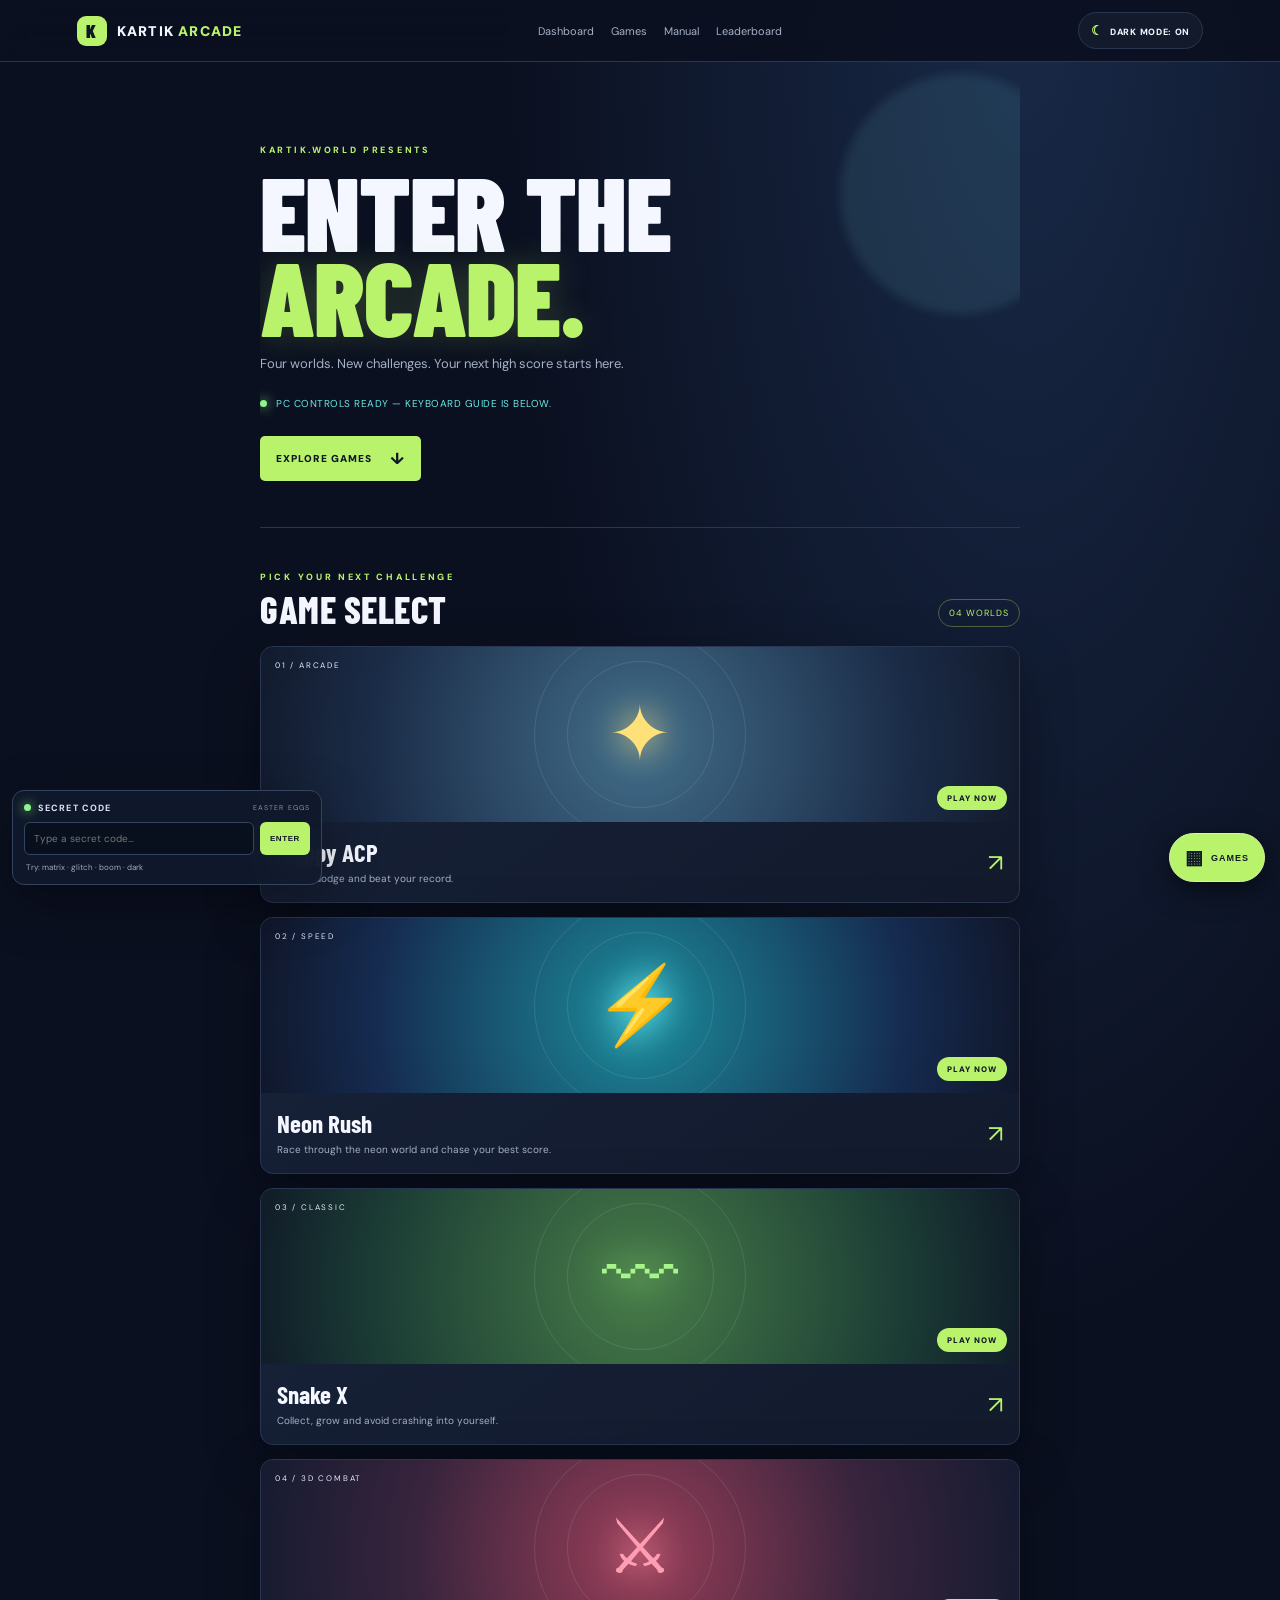
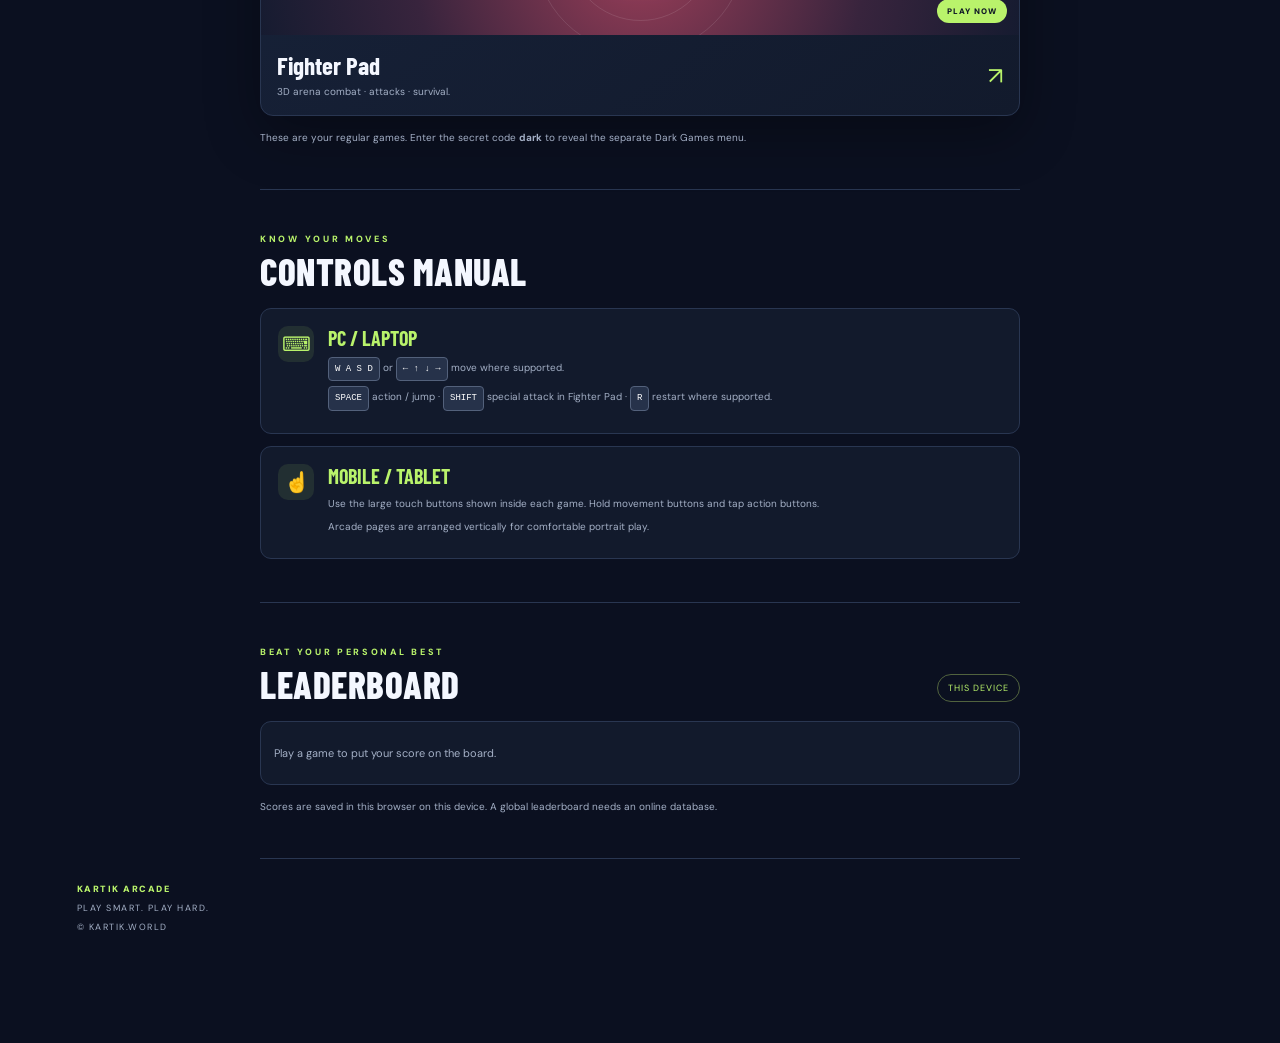
<file: Kartik_World/games/index.html>
<!DOCTYPE html>
<html lang="en">
<head>
  <meta charset="UTF-8">
  <meta name="viewport" content="width=device-width, initial-scale=1.0">
  <meta name="theme-color" content="#0b1020">
  <title>Kartik Arcade | Games</title>
  <link rel="stylesheet" href="games.css">
</head>
<body>
  <header class="topbar">
    <a class="brand" href="../home/index.html" aria-label="Kartik World home"><span class="brand-mark">K</span><span>KARTIK<span class="brand-accent"> ARCADE</span></span></a>
    <nav aria-label="Main navigation">
      <a href="../dashboard/dashboard.html">Dashboard</a>
      <a href="#games">Games</a>
      <a href="#controls">Manual</a>
      <a href="#leaderboard">Leaderboard</a>
    </nav>
    <button class="theme-toggle" id="themeToggle" type="button" aria-pressed="false"><span id="themeIcon">☾</span> <span id="themeText">DARK MODE: ON</span></button>
  </header>

  <main>
    <section class="hero">
      <div class="hero-glow"></div>
      <p class="eyebrow">KARTIK.WORLD PRESENTS</p>
      <h1>ENTER THE<br><span>ARCADE.</span></h1>
      <p class="hero-copy">Four worlds. New challenges. Your next high score starts here.</p>
      <div class="hero-meta"><span class="status-dot"></span><span id="deviceNote">Checking your controls…</span></div>
      <a class="primary-link" href="#games">EXPLORE GAMES <span>↓</span></a>
    </section>

    <section id="games" class="section">
      <div class="section-head"><div><p class="eyebrow">PICK YOUR NEXT CHALLENGE</p><h2>GAME SELECT</h2></div><span class="count-pill">04 WORLDS</span></div>
      <div class="game-list">
        <a class="game-card flappy" href="flappy.html">
          <div class="card-art"><span class="art-index">01 / ARCADE</span><div class="game-symbol bird-symbol">✦</div><span class="art-chip playable-chip">PLAY NOW</span></div>
          <div class="card-info"><div><h3>Flappy ACP</h3><p>Tap, fly, dodge and beat your record.</p></div><span class="card-arrow">↗</span></div>
        </a>
        <a class="game-card neon" href="neon-rush/index.html">
          <div class="card-art"><span class="art-index">02 / SPEED</span><div class="game-symbol neon-symbol">⚡</div><span class="art-chip playable-chip">PLAY NOW</span></div>
          <div class="card-info"><div><h3>Neon Rush</h3><p>Race through the neon world and chase your best score.</p></div><span class="card-arrow">↗</span></div>
        </a>
        <a class="game-card snake" href="snake-x/index.html">
          <div class="card-art"><span class="art-index">03 / CLASSIC</span><div class="game-symbol snake-symbol">〰</div><span class="art-chip playable-chip">PLAY NOW</span></div>
          <div class="card-info"><div><h3>Snake X</h3><p>Collect, grow and avoid crashing into yourself.</p></div><span class="card-arrow">↗</span></div>
        </a>
        <a class="game-card fighter" href="fighting-arena/index.html">
          <div class="card-art"><span class="art-index">04 / 3D COMBAT</span><div class="game-symbol fighter-symbol">⚔</div><span class="art-chip playable-chip">PLAY NOW</span></div>
          <div class="card-info"><div><h3>Fighter Pad</h3><p>3D arena combat · attacks · survival.</p></div><span class="card-arrow">↗</span></div>
        </a>
      </div>
      <p class="section-footnote">These are your regular games. Enter the secret code <strong>dark</strong> to reveal the separate Dark Games menu.</p>
    </section>

    <section id="darkGames" class="section dark-games-section" hidden>
      <div class="section-head"><div><p class="eyebrow">ACCESS GRANTED · HIDDEN ARCADE</p><h2>DARK GAMES</h2></div><span class="count-pill dark-count">02 WORLDS</span></div>
      <p class="dark-intro">You found the hidden side of Kartik Arcade. These new worlds are being prepared.</p>
      <div class="game-list">
        <article class="game-card mario dark-card" aria-label="Mario CID coming soon">
          <div class="card-art"><span class="art-index">01 / SHADOW ADVENTURE</span><div class="game-symbol mario-symbol">★</div><span class="art-chip soon-chip">COMING SOON</span></div>
          <div class="card-info"><div><h3>Mario CID</h3><p>A mysterious platform adventure is on its way.</p></div><span class="card-arrow muted-arrow">⌛</span></div>
        </article>
        <article class="game-card granny dark-card" aria-label="Granny coming soon">
          <div class="card-art"><span class="art-index">02 / NIGHTMARE</span><div class="game-symbol granny-symbol">☠</div><span class="art-chip soon-chip">COMING SOON</span></div>
          <div class="card-info"><div><h3>Granny</h3><p>Stay quiet. Find a way out. Coming soon.</p></div><span class="card-arrow muted-arrow">⌛</span></div>
        </article>
      </div>
      <button class="dark-back-button" id="hideDarkGames" type="button">← BACK TO REGULAR GAMES</button>
    </section>

    <section id="controls" class="section">
      <div class="section-head"><div><p class="eyebrow">KNOW YOUR MOVES</p><h2>CONTROLS MANUAL</h2></div></div>
      <div class="manual-list">
        <article class="manual-card"><span class="manual-icon">⌨</span><div><h3>PC / LAPTOP</h3><p><kbd>W A S D</kbd> or <kbd>← ↑ ↓ →</kbd> move where supported.</p><p><kbd>SPACE</kbd> action / jump · <kbd>SHIFT</kbd> special attack in Fighter Pad · <kbd>R</kbd> restart where supported.</p></div></article>
        <article class="manual-card"><span class="manual-icon">☝</span><div><h3>MOBILE / TABLET</h3><p>Use the large touch buttons shown inside each game. Hold movement buttons and tap action buttons.</p><p>Arcade pages are arranged vertically for comfortable portrait play.</p></div></article>
      </div>
    </section>

    <section id="leaderboard" class="section">
      <div class="section-head"><div><p class="eyebrow">BEAT YOUR PERSONAL BEST</p><h2>LEADERBOARD</h2></div><span class="count-pill">THIS DEVICE</span></div>
      <div class="leaderboard" id="leaderboardList"><p class="empty">Play a game to put your score on the board.</p></div>
      <p class="section-footnote">Scores are saved in this browser on this device. A global leaderboard needs an online database.</p>
    </section>
  </main>

  <footer><span class="footer-brand">KARTIK ARCADE</span><span>PLAY SMART. PLAY HARD.</span><span>© KARTIK.WORLD</span></footer>

  <button class="corner-game-button" id="gameMenuButton" type="button" aria-expanded="false" aria-controls="gameMenu" title="Change game">▦<span>GAMES</span></button>
  <aside class="corner-game-menu" id="gameMenu" hidden>
    <div class="corner-panel-head"><strong>SWITCH GAME</strong><button id="closeGameMenu" type="button" aria-label="Close game menu">×</button></div>
    <a href="flappy.html">✦ Flappy ACP <small>PLAY</small></a>
    <a href="neon-rush/index.html">⚡ Neon Rush <small>PLAY</small></a>
    <a href="snake-x/index.html">〰 Snake X <small>PLAY</small></a>
    <a href="fighting-arena/index.html">⚔ Fighter Pad <small>PLAY</small></a>
    <p>Mario CID and Granny are coming soon.</p>
  </aside>

  <section class="cheat-widget" aria-label="Secret code console">
    <div class="cheat-heading"><span class="console-dot"></span><strong>SECRET CODE</strong><span class="cheat-hint">EASTER EGGS</span></div>
    <form id="cheatForm">
      <label class="sr-only" for="cheatInput">Enter a secret code</label>
      <input id="cheatInput" type="text" maxlength="20" autocomplete="off" placeholder="Type a secret code…">
      <button type="submit">ENTER</button>
    </form>
    <p id="cheatMessage" aria-live="polite">Try: matrix · glitch · boom · dark</p>
  </section>

  <div class="prank-overlay" id="prankOverlay" hidden aria-live="assertive"><div class="prank-box"><span class="prank-mark">!</span><h2 id="prankTitle">SYSTEM GLITCH</h2><p id="prankText">Just a harmless arcade effect.</p><button id="closePrank" type="button">OK, YOU GOT ME</button></div></div>
  <script src="games.js"></script>
</body>
</html>
</file>
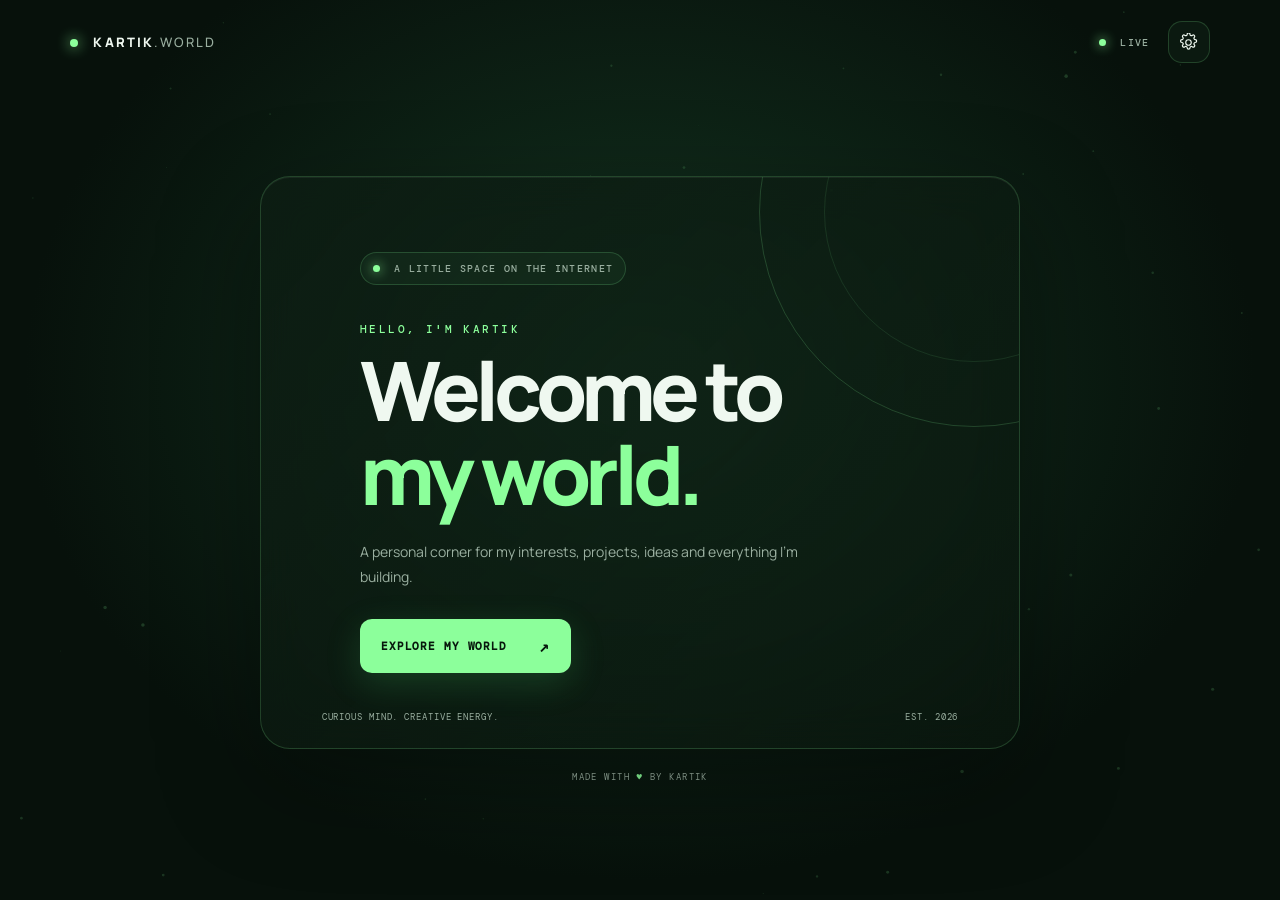
<file: Kartik_World/home/index.html>
<!DOCTYPE html>
<html lang="en">
<head>
  <meta charset="UTF-8">
  <meta name="viewport" content="width=device-width, initial-scale=1.0">
  <meta name="theme-color" content="#07110b">
  <title>Welcome to My World | Kartik</title>
  <link rel="stylesheet" href="style.css">
  <script src="script.js" defer></script>
</head>
<body>
  <canvas id="ambientCanvas" aria-hidden="true"></canvas>
  <header class="topbar">
    <a class="wordmark" href="index.html"><span class="brand-dot"></span> KARTIK<span class="muted">.WORLD</span></a>
    <div class="top-actions">
      <span class="live-label"><span class="live-dot"></span> LIVE</span>
      <button class="icon-button" id="settingsButton" aria-label="Open settings" aria-expanded="false" title="Settings">
        <svg viewBox="0 0 24 24" aria-hidden="true"><path d="M12 8.5a3.5 3.5 0 1 0 0 7 3.5 3.5 0 0 0 0-7Z"/><path d="m19.4 15 .1.1a1.8 1.8 0 0 1-2.5 2.5l-.1-.1a1.8 1.8 0 0 0-3 .9v.2a1.8 1.8 0 0 1-3.6 0v-.2a1.8 1.8 0 0 0-3-.9l-.1.1a1.8 1.8 0 0 1-2.5-2.5l.1-.1a1.8 1.8 0 0 0-.9-3h-.2a1.8 1.8 0 0 1 0-3.6h.2a1.8 1.8 0 0 0 .9-3l-.1-.1a1.8 1.8 0 0 1 2.5-2.5l.1.1a1.8 1.8 0 0 0 3-.9v-.2a1.8 1.8 0 0 1 3.6 0v.2a1.8 1.8 0 0 0 3 .9l.1-.1a1.8 1.8 0 0 1 2.5 2.5l-.1.1a1.8 1.8 0 0 0 .9 3h.2a1.8 1.8 0 0 1 0 3.6h-.2a1.8 1.8 0 0 0-.9 3Z"/></svg>
      </button>
    </div>
    <aside class="settings-popover" id="settingsPanel" hidden>
      <div class="settings-heading"><strong>Quick settings</strong><span>PERSONALIZE</span></div>
      <label class="setting-row"><span><b>Appearance</b><small>Switch light and dark mode</small></span><button class="switch" id="themeToggle" role="switch" aria-checked="false"><span></span></button></label>
      <label class="setting-row"><span><b>Interface SFX</b><small>Soft sounds on interactions</small></span><button class="switch" id="sfxToggle" role="switch" aria-checked="false"><span></span></button></label>
      <p class="settings-note">Your preferences are saved on this device.</p>
    </aside>
  </header>

  <main class="welcome-wrap">
    <section class="welcome-card">
      <div class="orbit orbit-one"></div><div class="orbit orbit-two"></div>
      <div class="status-pill"><span class="live-dot"></span> A LITTLE SPACE ON THE INTERNET</div>
      <p class="eyebrow">HELLO, I'M KARTIK</p>
      <h1>Welcome to<br><span>my world.</span></h1>
      <p class="intro">A personal corner for my interests, projects, ideas and everything I'm building.</p>
      <a class="primary-link" href="../dashboard/dashboard.html">EXPLORE MY WORLD <span aria-hidden="true">↗</span></a>
      <div class="bottom-meta"><span>CURIOUS MIND. CREATIVE ENERGY.</span><span>EST. 2026</span></div>
    </section>
    <p class="footer-line">MADE WITH <span>♥</span> BY KARTIK</p>
  </main>
</body>
</html>
</file>
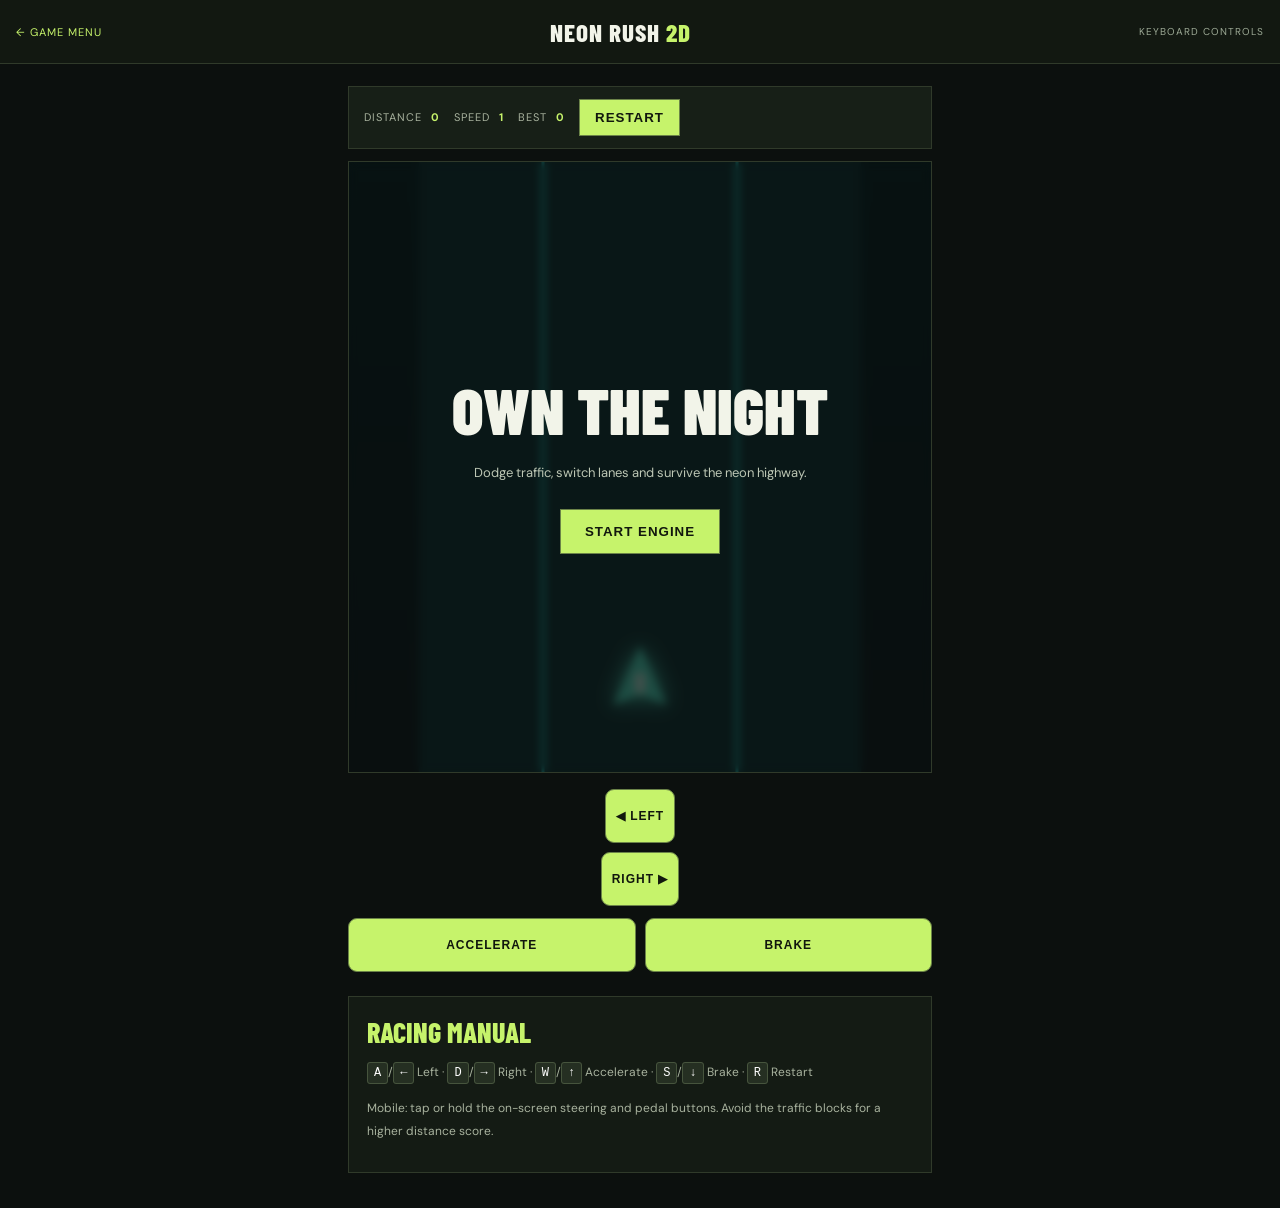
<file: Kartik_World/games/neon-rush/index.html>
<!doctype html><html lang="en"><head><meta charset="utf-8"><meta name="viewport" content="width=device-width,initial-scale=1,maximum-scale=1,user-scalable=no"><title>Neon Rush | Kartik World</title><link rel="stylesheet" href="game.css"></head><body><header><a href="../index.html">← GAME MENU</a><b>NEON RUSH <i>2D</i></b><span id="device">DETECTING DEVICE</span></header><main><div class="hud"><span>DISTANCE <b id="score">0</b></span><span>SPEED <b id="speed">1</b></span><span>BEST <b id="best">0</b></span><button id="restart">RESTART</button></div><div class="stage"><div id="game"></div><div class="overlay" id="overlay"><h1>OWN THE NIGHT</h1><p>Dodge traffic, switch lanes and survive the neon highway.</p><button id="start">START ENGINE</button></div></div><div class="touch-controls"><div class="pad"><button data-key="ArrowLeft">◀ LEFT</button><button data-key="ArrowRight">RIGHT ▶</button></div><div class="actions"><button data-key="ArrowUp">ACCELERATE</button><button data-key="ArrowDown">BRAKE</button></div></div><section class="manual"><h2>RACING MANUAL</h2><p><kbd>A</kbd>/<kbd>←</kbd> Left · <kbd>D</kbd>/<kbd>→</kbd> Right · <kbd>W</kbd>/<kbd>↑</kbd> Accelerate · <kbd>S</kbd>/<kbd>↓</kbd> Brake · <kbd>R</kbd> Restart</p><p>Mobile: tap or hold the on-screen steering and pedal buttons. Avoid the traffic blocks for a higher distance score.</p></section></main><script type="module" src="game.js"></script></body></html>
</file>
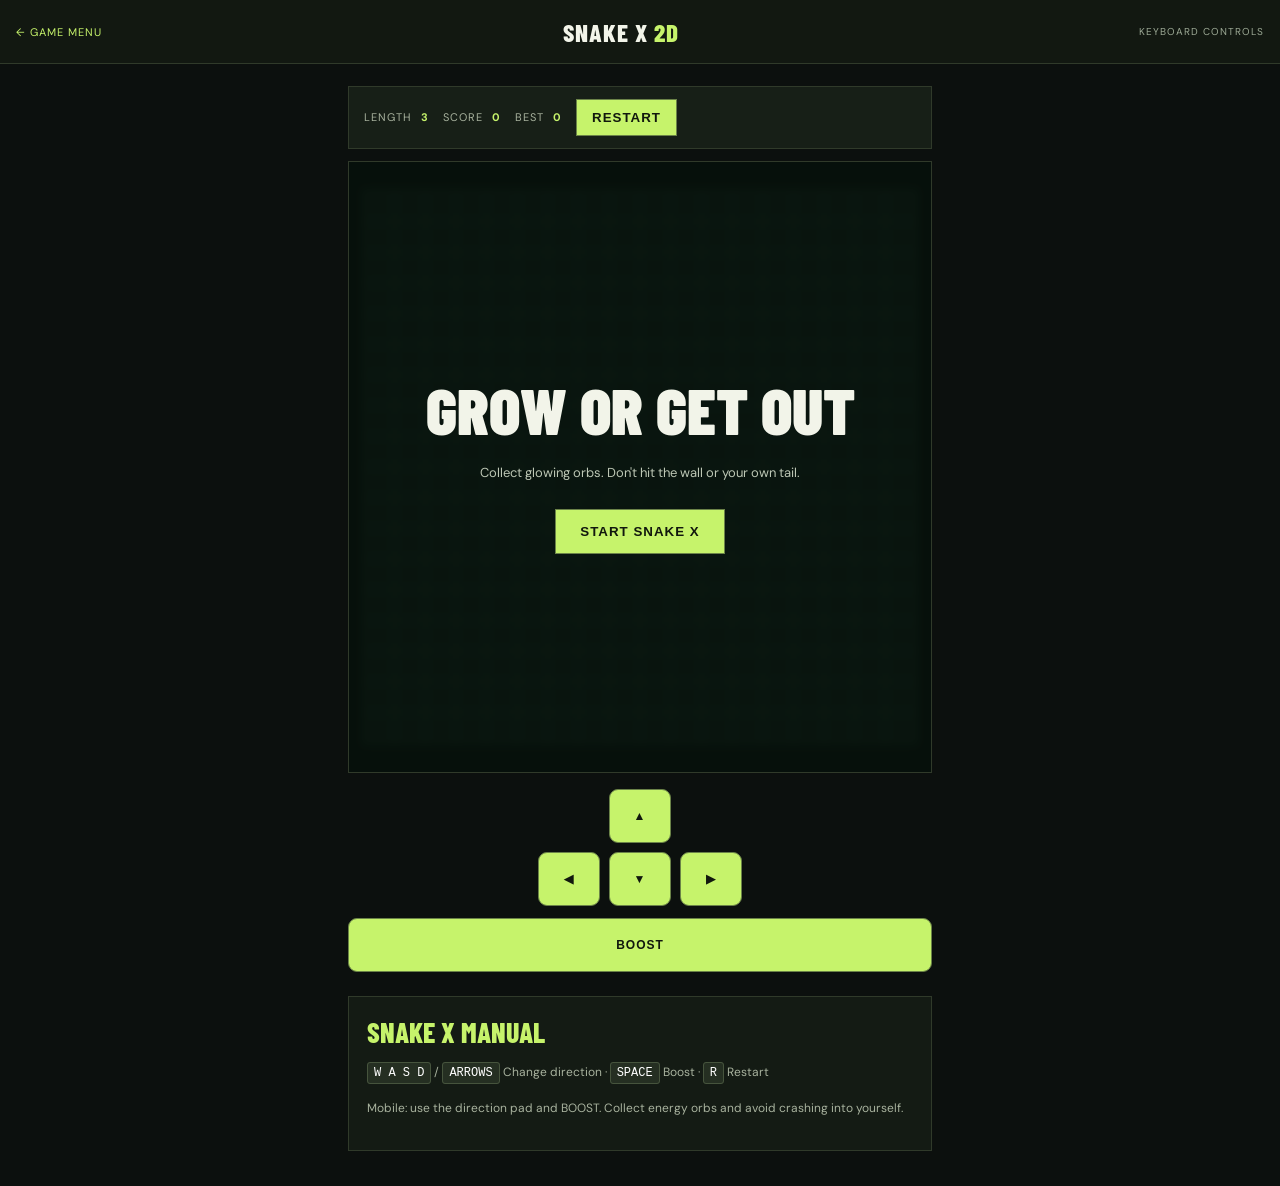
<file: Kartik_World/games/snake-x/index.html>
<!doctype html><html lang="en"><head><meta charset="utf-8"><meta name="viewport" content="width=device-width,initial-scale=1,maximum-scale=1,user-scalable=no"><title>Snake X | Kartik World</title><link rel="stylesheet" href="game.css"></head><body><header><a href="../index.html">← GAME MENU</a><b>SNAKE X <i>2D</i></b><span id="device">DETECTING DEVICE</span></header><main><div class="hud"><span>LENGTH <b id="length">3</b></span><span>SCORE <b id="score">0</b></span><span>BEST <b id="best">0</b></span><button id="restart">RESTART</button></div><div class="stage"><div id="game"></div><div class="overlay" id="overlay"><h1>GROW OR GET OUT</h1><p>Collect glowing orbs. Don't hit the wall or your own tail.</p><button id="start">START SNAKE X</button></div></div><div class="touch-controls"><div class="pad"><button data-key="ArrowUp">▲</button><div><button data-key="ArrowLeft">◀</button><button data-key="ArrowDown">▼</button><button data-key="ArrowRight">▶</button></div></div><div class="actions"><button data-key="Space">BOOST</button></div></div><section class="manual"><h2>SNAKE X MANUAL</h2><p><kbd>W A S D</kbd> / <kbd>ARROWS</kbd> Change direction · <kbd>SPACE</kbd> Boost · <kbd>R</kbd> Restart</p><p>Mobile: use the direction pad and BOOST. Collect energy orbs and avoid crashing into yourself.</p></section></main><script type="module" src="game.js"></script></body></html>
</file>
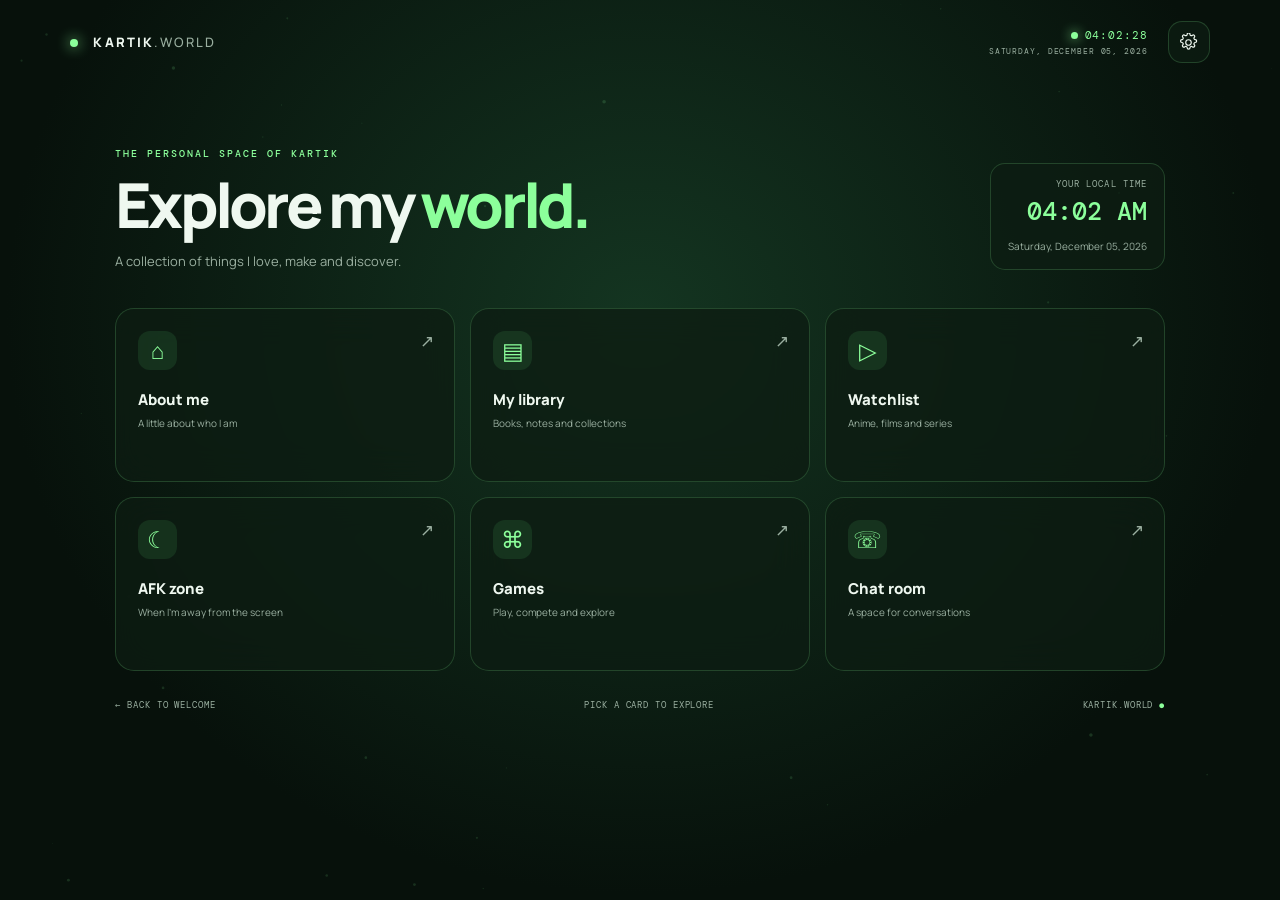
<file: Kartik_World/dashboard/dashboard.html>
<!DOCTYPE html>
<html lang="en">
<head>
  <meta charset="UTF-8">
  <meta name="viewport" content="width=device-width, initial-scale=1.0">
  <meta name="theme-color" content="#07110b">
  <title>My World | Kartik</title>
  <link rel="stylesheet" href="dashboard.css">
  <script src="dashboard.js" defer></script>
</head>
<body>
  <canvas id="ambientCanvas" aria-hidden="true"></canvas>
  <header class="topbar">
    <a class="wordmark" href="../home/index.html"><span class="brand-dot"></span> KARTIK<span class="muted">.WORLD</span></a>
    <div class="header-right"><div class="clock"><span class="live-dot"></span><span id="clockTime">--:--:--</span><small id="clockDate">LOADING DATE</small></div>
      <button class="icon-button" id="settingsButton" aria-label="Open settings" aria-expanded="false" title="Settings">
        <svg viewBox="0 0 24 24" aria-hidden="true"><path d="M12 8.5a3.5 3.5 0 1 0 0 7 3.5 3.5 0 0 0 0-7Z"/><path d="m19.4 15 .1.1a1.8 1.8 0 0 1-2.5 2.5l-.1-.1a1.8 1.8 0 0 0-3 .9v.2a1.8 1.8 0 0 1-3.6 0v-.2a1.8 1.8 0 0 0-3-.9l-.1.1a1.8 1.8 0 0 1-2.5-2.5l.1-.1a1.8 1.8 0 0 0-.9-3h-.2a1.8 1.8 0 0 1 0-3.6h.2a1.8 1.8 0 0 0 .9-3l-.1-.1a1.8 1.8 0 0 1 2.5-2.5l.1.1a1.8 1.8 0 0 0 3-.9v-.2a1.8 1.8 0 0 1 3.6 0v.2a1.8 1.8 0 0 0 3 .9l.1-.1a1.8 1.8 0 0 1 2.5 2.5l-.1.1a1.8 1.8 0 0 0 .9 3h.2a1.8 1.8 0 0 1 0 3.6h-.2a1.8 1.8 0 0 0-.9 3Z"/></svg>
      </button>
    </div>
    <aside class="settings-popover" id="settingsPanel" hidden>
      <div class="settings-heading"><strong>Quick settings</strong><span>PERSONALIZE</span></div>
      <label class="setting-row"><span><b>Appearance</b><small>Switch light and dark mode</small></span><button class="switch" id="themeToggle" role="switch" aria-checked="false"><span></span></button></label>
      <label class="setting-row"><span><b>Interface SFX</b><small>Soft sounds on interactions</small></span><button class="switch" id="sfxToggle" role="switch" aria-checked="false"><span></span></button></label>
      <p class="settings-note">Preferences are shared with your home page.</p>
    </aside>
  </header>
  <main class="dashboard-main">
    <div class="heading-row"><div><p class="eyebrow">THE PERSONAL SPACE OF KARTIK</p><h1>Explore my <span>world.</span></h1><p class="subheading">A collection of things I love, make and discover.</p></div><div class="time-card"><span class="time-caption">YOUR LOCAL TIME</span><strong id="bigClock">--:--</strong><span id="fullDate">Loading…</span></div></div>
    <section class="tile-grid" aria-label="My world sections">
      <a class="tile" href="#" data-section="About me"><span class="tile-icon">⌂</span><span class="tile-title">About me</span><span class="tile-desc">A little about who I am</span><span class="tile-arrow">↗</span></a>
      <a class="tile" href="#" data-section="My library"><span class="tile-icon">▤</span><span class="tile-title">My library</span><span class="tile-desc">Books, notes and collections</span><span class="tile-arrow">↗</span></a>
      <a class="tile" href="#" data-section="Watchlist"><span class="tile-icon">▷</span><span class="tile-title">Watchlist</span><span class="tile-desc">Anime, films and series</span><span class="tile-arrow">↗</span></a>
      <a class="tile" href="#" data-section="AFK zone"><span class="tile-icon">☾</span><span class="tile-title">AFK zone</span><span class="tile-desc">When I'm away from the screen</span><span class="tile-arrow">↗</span></a>
      <a class="tile" href="../games/index.html" data-section="Games"><span class="tile-icon">⌘</span><span class="tile-title">Games</span><span class="tile-desc">Play, compete and explore</span><span class="tile-arrow">↗</span></a>
      <a class="tile" href="#" data-section="Chat room"><span class="tile-icon">☏</span><span class="tile-title">Chat room</span><span class="tile-desc">A space for conversations</span><span class="tile-arrow">↗</span></a>
    </section>
    <div class="bottom-row"><a class="back-link" href="../home/index.html">← BACK TO WELCOME</a><span id="sectionMessage" aria-live="polite">PICK A CARD TO EXPLORE</span><span class="footer-mark">KARTIK.WORLD <i>●</i></span></div>
  </main>

  <div class="coming-modal" id="comingModal" hidden role="dialog" aria-modal="true" aria-labelledby="comingTitle">
    <div class="coming-modal-card">
      <button class="coming-close" id="comingClose" aria-label="Close">×</button>
      <span class="coming-kicker">KARTIK.WORLD / IN DEVELOPMENT</span>
      <h2 id="comingTitle">Coming Soon</h2>
      <p>Hard work turns ideas real.</p>
      <span class="coming-foot">THIS SECTION IS UNDER CONSTRUCTION</span>
    </div>
  </div>
</body>
</html>
</file>
<file: Kartik_World/games/games.css>
@import url('https://fonts.googleapis.com/css2?family=Barlow+Condensed:wght@600;700;800;900&family=DM+Sans:wght@400;500;600;700;800&display=swap');
:root{--bg:#0b1020;--panel:#121a2c;--panel2:#172239;--line:#293651;--text:#f4f7ff;--muted:#a4b0c6;--lime:#b9f36b;--cyan:#66e8e5;--pink:#ff668f;--shadow:0 18px 55px #0005}
*{box-sizing:border-box}html{scroll-behavior:smooth;scroll-padding-top:105px}body{margin:0;background:radial-gradient(ellipse at 80% 0%,#182947 0,transparent 36%),var(--bg);color:var(--text);font-family:'DM Sans',sans-serif;transition:background .25s,color .25s}a{color:inherit}.topbar{position:sticky;top:0;z-index:20;display:flex;flex-direction:column;align-items:flex-start;gap:13px;padding:13px 5%;background:#0b1020eF;border-bottom:1px solid var(--line);backdrop-filter:blur(16px)}.brand{display:flex;align-items:center;gap:10px;text-decoration:none;font-weight:900;letter-spacing:1.2px;font-size:14px}.brand-mark{display:grid;place-items:center;width:30px;height:30px;border-radius:9px;background:var(--lime);color:#101827;font:900 19px 'Barlow Condensed'}.brand-accent{color:var(--lime)}nav{display:flex;flex-wrap:wrap;gap:17px}nav a{color:var(--muted);font-size:11px;text-decoration:none}nav a:hover{color:var(--lime)}.theme-toggle{border:1px solid var(--line);background:var(--panel);color:var(--text);border-radius:999px;padding:9px 12px;font:800 9px 'DM Sans';letter-spacing:.7px;cursor:pointer}.theme-toggle span:first-child{color:var(--lime);font-size:13px;margin-right:4px}main{width:min(100% - 34px,760px);margin:auto}.hero{position:relative;overflow:hidden;padding:65px 0 46px;border-bottom:1px solid var(--line)}.hero-glow{position:absolute;width:240px;height:240px;right:-60px;top:12px;background:#8df1ff18;filter:blur(5px);border-radius:50%;pointer-events:none}.eyebrow{margin:0 0 9px;color:var(--lime);font-size:9px;letter-spacing:2.7px;font-weight:800}.hero h1{position:relative;margin:12px 0;font:900 clamp(58px,15vw,104px)/.82 'Barlow Condensed',sans-serif;letter-spacing:-1px}.hero h1 span{color:var(--lime);text-shadow:0 0 35px #b9f36b35}.hero-copy{max-width:420px;color:var(--muted);font-size:13px;line-height:1.8}.hero-meta{display:flex;align-items:center;gap:9px;margin:22px 0;color:var(--cyan);font-size:10px;letter-spacing:.5px}.status-dot,.console-dot{width:7px;height:7px;border-radius:50%;background:#8df58a;box-shadow:0 0 12px #8df58a;flex:none}.primary-link{display:inline-flex;gap:18px;align-items:center;margin-top:4px;padding:12px 16px;border-radius:5px;background:var(--lime);color:#101827;text-decoration:none;font-size:10px;font-weight:900;letter-spacing:1px}.primary-link span{font-size:16px}.section{padding:43px 0;border-bottom:1px solid var(--line)}.section-head{display:flex;align-items:flex-end;justify-content:space-between;gap:12px;margin-bottom:19px}.section-head h2{margin:0;font:800 37px/.95 'Barlow Condensed',sans-serif;letter-spacing:.5px}.count-pill{white-space:nowrap;border:1px solid #51633e;border-radius:999px;padding:7px 10px;color:var(--lime);font-size:9px;letter-spacing:1px}.game-list{display:flex;flex-direction:column;gap:14px}.game-card{display:block;overflow:hidden;border:1px solid var(--line);border-radius:13px;background:linear-gradient(145deg,var(--panel2),var(--panel));text-decoration:none;box-shadow:var(--shadow);transition:transform .2s,border-color .2s}.game-card[href]:hover{transform:translateY(-3px);border-color:var(--lime)}.card-art{height:154px;position:relative;display:grid;place-items:center;overflow:hidden}.card-art:before,.card-art:after{content:"";position:absolute;border:1px solid #ffffff1b;border-radius:50%;width:210px;height:210px}.card-art:after{width:145px;height:145px}.flappy .card-art{background:radial-gradient(circle at 50% 55%,#426e8a,#1b2c48 68%,#121a2c)}.mario .card-art{background:radial-gradient(circle at 50% 55%,#99512d,#482a3b 68%,#171a2d)}.granny .card-art{background:radial-gradient(circle at 50% 55%,#69404e,#29243c 68%,#141b2d)}.fighter .card-art{background:radial-gradient(circle at 50% 55%,#9a3e58,#38243d 58%,#151b30)}.art-index{position:absolute;top:13px;left:14px;z-index:2;color:#e3ebff;font-size:8px;letter-spacing:1.8px}.game-symbol{position:relative;z-index:1;font-size:76px;text-shadow:0 0 35px currentColor;animation:floaty 3.5s ease-in-out infinite}.bird-symbol{color:#ffe17a}.mario-symbol{color:#ffb36c}.granny-symbol{color:#e4a6bd}.fighter-symbol{color:#ff9eb3}.art-chip{position:absolute;right:12px;bottom:12px;z-index:2;border-radius:999px;padding:7px 10px;font-size:8px;font-weight:900;letter-spacing:1px}.playable-chip{background:var(--lime);color:#101827}.soon-chip{background:#0b1020d9;border:1px solid #8290a8;color:#d7dfef}.card-info{display:flex;justify-content:space-between;align-items:center;gap:12px;padding:15px 16px}.card-info h3{margin:0 0 4px;font:700 25px 'Barlow Condensed',sans-serif}.card-info p{margin:0;color:var(--muted);font-size:10px;line-height:1.6}.card-arrow{color:var(--lime);font-size:24px}.muted-arrow{color:#7e8aa1}.section-footnote,.small-note{margin:13px 0 0;color:var(--muted);font-size:10px;line-height:1.7}.manual-list{display:flex;flex-direction:column;gap:12px}.manual-card{display:flex;gap:14px;padding:17px;border:1px solid var(--line);border-radius:11px;background:var(--panel)}.manual-icon{display:grid;place-items:center;flex:none;width:36px;height:36px;border-radius:10px;background:#b9f36b18;color:var(--lime);font-size:20px}.manual-card h3{margin:0 0 7px;color:var(--lime);font:700 20px 'Barlow Condensed'}.manual-card p{margin:5px 0;color:var(--muted);font-size:10px;line-height:1.8}kbd{display:inline-block;padding:3px 6px;border:1px solid #53617b;border-radius:4px;background:#26324a;color:#fff;font-size:9px;white-space:nowrap}.leaderboard{padding:13px;border:1px solid var(--line);border-radius:11px;background:var(--panel)}.leader-row{display:grid;grid-template-columns:35px 1fr auto;gap:8px;padding:12px 3px;border-bottom:1px solid var(--line);font-size:11px}.leader-row:last-child{border:0}.leader-row strong{color:var(--lime)}.leader-row span:last-child{color:var(--cyan);text-align:right}.empty{color:var(--muted);font-size:11px}footer{display:flex;flex-direction:column;gap:7px;padding:24px 6% 110px;color:var(--muted);font-size:9px;letter-spacing:1.5px}.footer-brand{color:var(--lime);font-weight:900}.corner-game-button{position:fixed;right:15px;bottom:18px;z-index:40;display:flex;align-items:center;gap:8px;border:1px solid #d6f8a3;border-radius:999px;padding:12px 15px;background:var(--lime);color:#111a25;box-shadow:0 8px 28px #0008;font-size:19px;font-weight:900;cursor:pointer}.corner-game-button span{font-size:9px;letter-spacing:1px}.corner-game-menu{position:fixed;right:15px;bottom:75px;z-index:39;width:min(285px,calc(100vw - 30px));padding:13px;border:1px solid var(--line);border-radius:14px;background:var(--panel);box-shadow:var(--shadow)}.corner-game-menu[hidden],.prank-overlay[hidden]{display:none}.corner-panel-head{display:flex;justify-content:space-between;align-items:center;padding:3px 3px 10px;color:var(--lime);font-size:10px;letter-spacing:1.4px}.corner-panel-head button{border:0;background:transparent;color:var(--text);font-size:22px;cursor:pointer}.corner-game-menu>a{display:flex;justify-content:space-between;align-items:center;padding:12px 7px;border-top:1px solid var(--line);font-size:12px;text-decoration:none}.corner-game-menu>a:hover{color:var(--lime)}.corner-game-menu small{color:var(--lime);font-size:8px;letter-spacing:1px}.corner-game-menu p{margin:10px 5px 3px;color:var(--muted);font-size:9px;line-height:1.5}.cheat-widget{position:fixed;left:12px;bottom:15px;z-index:35;width:min(310px,calc(100vw - 90px));padding:11px;border:1px solid #34445f;border-radius:12px;background:#101a2cf2;box-shadow:var(--shadow);backdrop-filter:blur(12px)}.cheat-heading{display:flex;align-items:center;gap:7px;margin-bottom:8px;font-size:9px;letter-spacing:1.1px;color:#dce7f8}.cheat-hint{margin-left:auto;color:#8393ae;font-size:7px}.cheat-widget form{display:flex;gap:6px}.cheat-widget input{min-width:0;flex:1;border:1px solid #34445f;border-radius:6px;padding:9px;background:#080f1d;color:#fff;font:10px 'DM Sans';outline:none}.cheat-widget input:focus{border-color:var(--lime)}.cheat-widget form button,.prank-box button{border:0;border-radius:6px;padding:0 10px;background:var(--lime);color:#101827;font-size:8px;font-weight:900;letter-spacing:.6px;cursor:pointer}.cheat-widget>p{margin:7px 2px 0;color:#9eabc1;font-size:8px;line-height:1.4}.prank-overlay{position:fixed;inset:0;z-index:100;display:grid;place-items:center;padding:20px;background:#050812d9;backdrop-filter:blur(9px)}.prank-box{width:min(330px,100%);padding:27px 22px;border:1px solid #52647f;border-radius:17px;background:#141e32;text-align:center;box-shadow:0 20px 80px #000a}.prank-mark{display:grid;place-items:center;width:50px;height:50px;margin:auto;border-radius:50%;background:#ff668f22;color:var(--pink);font-size:28px;font-weight:900}.prank-box h2{margin:16px 0 7px;font:900 30px 'Barlow Condensed'}.prank-box p{color:#b3bfd2;font-size:12px;line-height:1.6}.prank-box button{margin-top:10px;padding:12px 15px}.sr-only{position:absolute;width:1px;height:1px;padding:0;margin:-1px;overflow:hidden;clip:rect(0,0,0,0);white-space:nowrap;border:0}
body.light-mode{--bg:#edf2f8;--panel:#fff;--panel2:#f6f8fc;--line:#d3dce9;--text:#172238;--muted:#5e6b80;--lime:#6e9f18;--cyan:#087f89;background:radial-gradient(ellipse at 80% 0%,#dce9ff 0,transparent 38%),var(--bg)}body.light-mode .topbar{background:#f5f8f2ed}body.light-mode .corner-game-menu{background:#fff}body.light-mode .cheat-widget{background:#17243a}body.light-mode .card-art{filter:saturate(.9)}body.light-mode .soon-chip{background:#26334b;color:#fff}
@keyframes floaty{0%,100%{transform:translateY(0) rotate(-3deg)}50%{transform:translateY(-10px) rotate(4deg)}}
@media(min-width:850px){.topbar{flex-direction:row;align-items:center;justify-content:space-between;padding:12px 6%}.hero{padding-top:82px}.card-art{height:175px}}
@media(max-width:420px){main{width:min(100% - 26px,760px)}.hero{padding-top:48px}.section{padding:34px 0}.section-head h2{font-size:33px}.card-art{height:140px}.cheat-widget{width:calc(100vw - 105px);left:9px;bottom:12px;padding:9px}.corner-game-button{right:10px;bottom:12px;padding:11px 12px}.corner-game-menu{right:10px;bottom:67px}}
body.arcade-glitch main{animation:arcadeJitter .16s linear 3}body.arcade-glitch .hero-glow{background:#ff668f35;filter:blur(16px)}@keyframes arcadeJitter{0%,100%{transform:translateX(0)}25%{transform:translateX(-3px)}75%{transform:translateX(3px)}}

/* Regular games stay in the public menu; the dark menu appears only after the lowercase code. */
.neon .card-art{background:radial-gradient(circle at 50% 55%,#1c8b9b,#152b50 68%,#101629)}
.snake .card-art{background:radial-gradient(circle at 50% 55%,#477c48,#1b3c35 68%,#101b28)}
.neon-symbol{color:#70f5ff}.snake-symbol{color:#a8f58b}
.dark-games-section{position:relative;margin:18px -12px;padding:28px 12px 32px;border:1px solid #6e3158;border-radius:16px;background:radial-gradient(ellipse at 50% 0%,#41162d 0,transparent 55%),linear-gradient(160deg,#160d1c,#080910 78%);box-shadow:0 0 45px #ff246b18}
.dark-games-section[hidden]{display:none}
.dark-games-section .eyebrow{color:#ff5b91}
.dark-games-section .section-head h2{color:#fff;text-shadow:0 0 22px #ff397b77}
.dark-count{border-color:#8b3156;color:#ff7eaa}
.dark-intro{margin:0 0 18px;color:#c5a8b8;font-size:11px;line-height:1.7}
.dark-card{border-color:#53253f;background:linear-gradient(145deg,#241126,#100d17);box-shadow:0 14px 45px #0008,0 0 22px #ff2c6a12}
.dark-card .card-info h3{color:#fff}
.dark-card .card-info p{color:#c4aaba}
.dark-card .mario-symbol,.dark-card .granny-symbol{filter:drop-shadow(0 0 13px #ff397b)}
.dark-card.mario .card-art{background:radial-gradient(circle at 50% 55%,#8d2852,#32152f 68%,#100d17)}
.dark-card.granny .card-art{background:radial-gradient(circle at 50% 55%,#633044,#211321 68%,#0d0b12)}
.dark-back-button{margin-top:17px;border:1px solid #914264;border-radius:7px;padding:11px 14px;background:#2a1222;color:#ff9cbb;font-size:9px;font-weight:900;letter-spacing:.8px;cursor:pointer}
body.dark-unlocked .cheat-widget{border-color:#914264}
@media(min-width:850px){.dark-games-section{padding:32px 20px}}
</file>
<file: Kartik_World/home/style.css>
@import url('https://fonts.googleapis.com/css2?family=DM+Mono:wght@400;500&family=Manrope:wght@400;500;600;700;800&display=swap');
:root{color-scheme:dark;--bg:#07110b;--surface:rgba(13,29,19,.78);--surface2:#10251a;--text:#eff8f0;--muted:#9aafa0;--green:#8cff9b;--green2:#38d66b;--line:rgba(140,255,155,.18);--shadow:rgba(0,0,0,.35)}
:root[data-theme="light"]{color-scheme:light;--bg:#eff8ef;--surface:rgba(255,255,255,.82);--surface2:#e4f3e5;--text:#122519;--muted:#617768;--green:#167b3a;--green2:#28a653;--line:rgba(22,123,58,.2);--shadow:rgba(29,74,43,.12)}
*{box-sizing:border-box}body{margin:0;min-height:100vh;background:radial-gradient(ellipse at 50% 42%,#143521 0%,var(--bg) 68%);color:var(--text);font-family:Manrope,sans-serif;overflow-x:hidden;transition:background .25s,color .25s} :root[data-theme="light"] body{background:radial-gradient(ellipse at 50% 42%,#d9f5df 0%,var(--bg) 72%)}
#ambientCanvas{position:fixed;inset:0;width:100%;height:100%;pointer-events:none;opacity:.48}
.topbar{position:relative;z-index:5;height:84px;padding:0 5.5vw;display:flex;align-items:center;justify-content:space-between}.wordmark{color:var(--text);text-decoration:none;font-size:13px;font-weight:800;letter-spacing:.16em}.brand-dot{display:inline-block;width:8px;height:8px;border-radius:50%;background:var(--green);margin-right:10px;box-shadow:0 0 14px var(--green)}.muted{color:var(--muted);font-weight:500}.top-actions{display:flex;align-items:center;gap:18px}.live-label,.status-pill{font:500 10px 'DM Mono',monospace;letter-spacing:.13em;color:var(--muted)}.live-dot{display:inline-block;width:7px;height:7px;border-radius:50%;background:var(--green);margin-right:7px;box-shadow:0 0 12px var(--green)}
.icon-button{width:42px;height:42px;display:grid;place-items:center;border:1px solid var(--line);border-radius:14px;background:var(--surface);color:var(--text);cursor:pointer;transition:.2s}.icon-button:hover{border-color:var(--green);transform:rotate(25deg)}.icon-button svg{width:19px;height:19px;fill:none;stroke:currentColor;stroke-width:1.5;stroke-linecap:round;stroke-linejoin:round}
.settings-popover{position:absolute;right:5.5vw;top:72px;width:min(320px,88vw);padding:20px;border:1px solid var(--line);border-radius:18px;background:var(--surface);backdrop-filter:blur(22px);box-shadow:0 18px 55px var(--shadow)}.settings-heading{display:flex;justify-content:space-between;align-items:center;margin-bottom:13px}.settings-heading strong{font-size:14px}.settings-heading span,.settings-note{font:10px 'DM Mono',monospace;color:var(--muted);letter-spacing:.08em}.setting-row{display:flex;justify-content:space-between;align-items:center;padding:13px 0;border-top:1px solid var(--line)}.setting-row b,.setting-row small{display:block}.setting-row b{font-size:12px}.setting-row small{font-size:10px;color:var(--muted);margin-top:4px}.switch{width:39px;height:23px;border:0;border-radius:20px;background:#46584b;padding:3px;cursor:pointer}.switch span{display:block;width:17px;height:17px;border-radius:50%;background:white;transition:.2s}.switch[aria-checked="true"]{background:var(--green2)}.switch[aria-checked="true"] span{transform:translateX(16px)}.settings-note{margin:12px 0 0;letter-spacing:0}
.welcome-wrap{position:relative;z-index:1;min-height:calc(100vh - 84px);display:flex;flex-direction:column;justify-content:center;align-items:center;padding:20px 22px 45px}.welcome-card{position:relative;isolation:isolate;width:min(760px,100%);min-height:520px;padding:75px 8%;display:flex;flex-direction:column;justify-content:center;align-items:flex-start;overflow:hidden;border:1px solid var(--line);border-radius:30px;background:linear-gradient(135deg,var(--surface),rgba(11,24,15,.54));backdrop-filter:blur(20px);box-shadow:0 35px 100px var(--shadow),inset 0 1px rgba(255,255,255,.06)}:root[data-theme="light"] .welcome-card{background:linear-gradient(135deg,var(--surface),rgba(255,255,255,.56))}
.orbit{position:absolute;z-index:-1;border:1px solid var(--line);border-radius:50%;pointer-events:none}.orbit-one{width:430px;height:430px;right:-170px;top:-180px}.orbit-two{width:300px;height:300px;right:-105px;top:-115px;border-color:rgba(140,255,155,.1)}.status-pill{padding:9px 12px;border:1px solid var(--line);border-radius:30px;background:rgba(65,130,79,.1);margin-bottom:37px}.eyebrow{font:500 11px 'DM Mono',monospace;letter-spacing:.22em;color:var(--green);margin:0 0 12px}.welcome-card h1{font-size:clamp(48px,8vw,82px);line-height:1.03;letter-spacing:-.065em;margin:0;font-weight:800}.welcome-card h1 span{color:var(--green)}.intro{max-width:440px;color:var(--muted);font-size:14px;line-height:1.8;margin:22px 0 30px}.primary-link{display:inline-flex;align-items:center;gap:32px;padding:16px 21px;border-radius:12px;background:var(--green);color:#07170c;text-decoration:none;font:800 11px 'DM Mono',monospace;letter-spacing:.08em;box-shadow:0 10px 35px rgba(74,224,111,.18);transition:.2s}.primary-link:hover{transform:translateY(-3px);box-shadow:0 15px 40px rgba(74,224,111,.3)}.primary-link span{font-size:17px}.bottom-meta{position:absolute;bottom:25px;left:8%;right:8%;display:flex;justify-content:space-between;color:var(--muted);font:9px 'DM Mono',monospace;letter-spacing:.1em}.footer-line{font:9px 'DM Mono',monospace;letter-spacing:.16em;color:var(--muted);margin:22px 0 0}.footer-line span{color:var(--green)}
@media(max-width:560px){.topbar{height:70px;padding:0 20px}.welcome-wrap{min-height:calc(100vh - 70px);padding:10px 15px 25px}.welcome-card{min-height:500px;padding:55px 8%}.welcome-card h1{font-size:clamp(47px,13vw,68px)}.bottom-meta{font-size:8px}.status-pill{font-size:8px}}
</file>
<file: Kartik_World/games/neon-rush/game.css>
@import url('https://fonts.googleapis.com/css2?family=Barlow+Condensed:wght@600;700;800;900&family=DM+Sans:wght@400;600;700&display=swap');*{box-sizing:border-box}body{margin:0;background:#0c100e;color:#f2f4e9;font-family:'DM Sans',sans-serif}header{height:64px;padding:0 5%;display:flex;align-items:center;justify-content:space-between;border-bottom:1px solid #303a2a;background:#121811}header a{color:#c6f36b;text-decoration:none;font-size:11px;letter-spacing:1px}header b{font:800 25px 'Barlow Condensed',sans-serif;letter-spacing:1px}header i{font-style:normal;color:#c6f36b}header span{font-size:10px;color:#9ca995;letter-spacing:1px}main{max-width:1050px;margin:auto;padding:22px 18px 50px}.hud{display:flex;gap:20px;align-items:center;padding:12px 15px;background:#171f17;border:1px solid #303a2a;font-size:11px;letter-spacing:1px}.hud span{color:#a8b29e}.hud b{color:#c6f36b;margin-left:5px}.hud button,.overlay button,.touch-controls button{border:1px solid #6b8348;background:#c6f36b;color:#11170d;font-weight:800;padding:10px 15px;cursor:pointer;letter-spacing:1px}.hud button{margin-left:auto}.stage{height:min(64vh,570px);min-height:350px;position:relative;margin-top:12px;border:1px solid #303a2a;background:#080d0d;overflow:hidden}.stage #game{width:100%;height:100%}.stage canvas{display:block;width:100%;height:100%}.overlay{position:absolute;inset:0;display:flex;flex-direction:column;align-items:center;justify-content:center;text-align:center;padding:25px;background:#07100cbb;backdrop-filter:blur(4px)}.overlay h1{font:900 clamp(35px,7vw,65px)/.9 'Barlow Condensed',sans-serif;margin:0 0 12px}.overlay p{color:#bdc7b5;font-size:13px;max-width:420px;line-height:1.6}.overlay button{margin-top:12px;padding:14px 24px}.touch-controls{display:none;justify-content:space-between;align-items:center;gap:15px;padding:16px 0}.pad,.actions{display:flex;gap:8px;align-items:center}.pad{flex-direction:column}.pad>div{display:flex;gap:8px}.touch-controls button{min-width:52px;min-height:45px;border-radius:5px;padding:10px;font-size:11px;touch-action:none;user-select:none}.actions button{min-width:90px}.manual{border-top:1px solid #303a2a;padding-top:20px}.manual h2{font:800 28px 'Barlow Condensed',sans-serif;color:#c6f36b;margin:0 0 10px}.manual p{font-size:12px;line-height:1.8;color:#a8b29e}kbd{background:#252f22;border:1px solid #46543d;border-radius:3px;padding:3px 6px;color:#fff}@media(max-width:600px){header{padding:0 12px}header b{font-size:20px}header span{font-size:8px}.hud{gap:8px;font-size:9px;padding:10px 7px}.hud button{padding:8px;font-size:9px}.stage{height:55vh;min-height:330px}.touch-controls{gap:5px}.touch-controls button{min-width:43px;padding:8px;font-size:9px}.actions button{min-width:70px}}

body.touch-device .touch-controls{display:flex}

/* Portrait-first layout: one clear column and large touch targets. */
main { width: min(100% - 24px, 620px); padding-bottom: 36px; }
header { min-height: 64px; height: auto; padding: 12px 16px; flex-wrap: wrap; gap: 8px; }
.hud { display: flex; flex-wrap: wrap; gap: 10px 14px; line-height: 1.6; }
.hud button { margin-left: 0; }
.stage { width: 100%; height: min(68vh, 680px); min-height: 440px; aspect-ratio: 9 / 14; }
.stage #game { width: 100%; height: 100%; }
.touch-controls { display: flex; flex-direction: column; align-items: stretch; gap: 12px; padding: 16px 0; }
.pad, .actions { display: flex; justify-content: center; gap: 9px; }
.pad { flex-direction: column; }
.pad > div { display: flex; justify-content: center; gap: 9px; }
.touch-controls button { min-width: 62px; min-height: 54px; border-radius: 9px; font-size: 12px; touch-action: none; }
.actions { flex-wrap: wrap; }
.actions button { min-width: 110px; min-height: 54px; flex: 1; }
.manual { margin-top: 8px; padding: 18px; background: #141b14; border: 1px solid #303a2a; }
.manual p { line-height: 1.9; }
@media (max-width: 600px) {
  main { width: min(100% - 20px, 500px); padding: 14px 0 30px; }
  header { padding: 12px; }
  header b { font-size: 20px; }
  header span { font-size: 9px; }
  .hud { display: grid; grid-template-columns: 1fr 1fr; gap: 8px; font-size: 10px; }
  .hud button { grid-column: 1 / -1; width: 100%; min-height: 42px; }
  .stage { height: 62vh; min-height: 430px; max-height: 650px; }
  .touch-controls { display: flex; }
  .touch-controls button { min-height: 56px; font-size: 11px; }
  .manual { padding: 15px; }
}
</file>
<file: Kartik_World/games/snake-x/game.css>
@import url('https://fonts.googleapis.com/css2?family=Barlow+Condensed:wght@600;700;800;900&family=DM+Sans:wght@400;600;700&display=swap');*{box-sizing:border-box}body{margin:0;background:#0c100e;color:#f2f4e9;font-family:'DM Sans',sans-serif}header{height:64px;padding:0 5%;display:flex;align-items:center;justify-content:space-between;border-bottom:1px solid #303a2a;background:#121811}header a{color:#c6f36b;text-decoration:none;font-size:11px;letter-spacing:1px}header b{font:800 25px 'Barlow Condensed',sans-serif;letter-spacing:1px}header i{font-style:normal;color:#c6f36b}header span{font-size:10px;color:#9ca995;letter-spacing:1px}main{max-width:1050px;margin:auto;padding:22px 18px 50px}.hud{display:flex;gap:20px;align-items:center;padding:12px 15px;background:#171f17;border:1px solid #303a2a;font-size:11px;letter-spacing:1px}.hud span{color:#a8b29e}.hud b{color:#c6f36b;margin-left:5px}.hud button,.overlay button,.touch-controls button{border:1px solid #6b8348;background:#c6f36b;color:#11170d;font-weight:800;padding:10px 15px;cursor:pointer;letter-spacing:1px}.hud button{margin-left:auto}.stage{height:min(64vh,570px);min-height:350px;position:relative;margin-top:12px;border:1px solid #303a2a;background:#080d0d;overflow:hidden}.stage #game{width:100%;height:100%}.stage canvas{display:block;width:100%;height:100%}.overlay{position:absolute;inset:0;display:flex;flex-direction:column;align-items:center;justify-content:center;text-align:center;padding:25px;background:#07100cbb;backdrop-filter:blur(4px)}.overlay h1{font:900 clamp(35px,7vw,65px)/.9 'Barlow Condensed',sans-serif;margin:0 0 12px}.overlay p{color:#bdc7b5;font-size:13px;max-width:420px;line-height:1.6}.overlay button{margin-top:12px;padding:14px 24px}.touch-controls{display:none;justify-content:space-between;align-items:center;gap:15px;padding:16px 0}.pad,.actions{display:flex;gap:8px;align-items:center}.pad{flex-direction:column}.pad>div{display:flex;gap:8px}.touch-controls button{min-width:52px;min-height:45px;border-radius:5px;padding:10px;font-size:11px;touch-action:none;user-select:none}.actions button{min-width:90px}.manual{border-top:1px solid #303a2a;padding-top:20px}.manual h2{font:800 28px 'Barlow Condensed',sans-serif;color:#c6f36b;margin:0 0 10px}.manual p{font-size:12px;line-height:1.8;color:#a8b29e}kbd{background:#252f22;border:1px solid #46543d;border-radius:3px;padding:3px 6px;color:#fff}@media(max-width:600px){header{padding:0 12px}header b{font-size:20px}header span{font-size:8px}.hud{gap:8px;font-size:9px;padding:10px 7px}.hud button{padding:8px;font-size:9px}.stage{height:55vh;min-height:330px}.touch-controls{gap:5px}.touch-controls button{min-width:43px;padding:8px;font-size:9px}.actions button{min-width:70px}}

body.touch-device .touch-controls{display:flex}

/* Portrait-first layout: one clear column and large touch targets. */
main { width: min(100% - 24px, 620px); padding-bottom: 36px; }
header { min-height: 64px; height: auto; padding: 12px 16px; flex-wrap: wrap; gap: 8px; }
.hud { display: flex; flex-wrap: wrap; gap: 10px 14px; line-height: 1.6; }
.hud button { margin-left: 0; }
.stage { width: 100%; height: min(68vh, 680px); min-height: 440px; aspect-ratio: 9 / 14; }
.stage #game { width: 100%; height: 100%; }
.touch-controls { display: flex; flex-direction: column; align-items: stretch; gap: 12px; padding: 16px 0; }
.pad, .actions { display: flex; justify-content: center; gap: 9px; }
.pad { flex-direction: column; }
.pad > div { display: flex; justify-content: center; gap: 9px; }
.touch-controls button { min-width: 62px; min-height: 54px; border-radius: 9px; font-size: 12px; touch-action: none; }
.actions { flex-wrap: wrap; }
.actions button { min-width: 110px; min-height: 54px; flex: 1; }
.manual { margin-top: 8px; padding: 18px; background: #141b14; border: 1px solid #303a2a; }
.manual p { line-height: 1.9; }
@media (max-width: 600px) {
  main { width: min(100% - 20px, 500px); padding: 14px 0 30px; }
  header { padding: 12px; }
  header b { font-size: 20px; }
  header span { font-size: 9px; }
  .hud { display: grid; grid-template-columns: 1fr 1fr; gap: 8px; font-size: 10px; }
  .hud button { grid-column: 1 / -1; width: 100%; min-height: 42px; }
  .stage { height: 62vh; min-height: 430px; max-height: 650px; }
  .touch-controls { display: flex; }
  .touch-controls button { min-height: 56px; font-size: 11px; }
  .manual { padding: 15px; }
}
</file>
<file: Kartik_World/dashboard/dashboard.css>
@import url('https://fonts.googleapis.com/css2?family=DM+Mono:wght@400;500&family=Manrope:wght@400;500;600;700;800&display=swap');
:root{color-scheme:dark;--bg:#07110b;--surface:rgba(13,29,19,.78);--surface2:#10251a;--text:#eff8f0;--muted:#9aafa0;--green:#8cff9b;--green2:#38d66b;--line:rgba(140,255,155,.18);--shadow:rgba(0,0,0,.35)}
:root[data-theme="light"]{color-scheme:light;--bg:#eff8ef;--surface:rgba(255,255,255,.84);--surface2:#e4f3e5;--text:#122519;--muted:#617768;--green:#167b3a;--green2:#28a653;--line:rgba(22,123,58,.2);--shadow:rgba(29,74,43,.12)}
*{box-sizing:border-box}body{margin:0;min-height:100vh;background:radial-gradient(ellipse at 50% 35%,#143521 0%,var(--bg) 70%);color:var(--text);font-family:Manrope,sans-serif;transition:background .25s,color .25s}:root[data-theme="light"] body{background:radial-gradient(ellipse at 50% 35%,#d9f5df 0%,var(--bg) 72%)}
#ambientCanvas{position:fixed;inset:0;width:100%;height:100%;pointer-events:none;opacity:.42}.topbar{position:relative;z-index:5;height:84px;padding:0 5.5vw;display:flex;align-items:center;justify-content:space-between}.wordmark{color:var(--text);text-decoration:none;font-size:13px;font-weight:800;letter-spacing:.16em}.brand-dot{display:inline-block;width:8px;height:8px;border-radius:50%;background:var(--green);margin-right:10px;box-shadow:0 0 14px var(--green)}.muted{color:var(--muted);font-weight:500}.header-right{display:flex;align-items:center;gap:20px}.clock{text-align:right;font:11px 'DM Mono',monospace;color:var(--green);letter-spacing:.08em}.clock small{display:block;color:var(--muted);font-size:8px;margin-top:4px}.live-dot{display:inline-block;width:7px;height:7px;border-radius:50%;background:var(--green);margin-right:7px;box-shadow:0 0 12px var(--green)}
.icon-button{width:42px;height:42px;display:grid;place-items:center;border:1px solid var(--line);border-radius:14px;background:var(--surface);color:var(--text);cursor:pointer;transition:.2s}.icon-button:hover{border-color:var(--green);transform:rotate(25deg)}.icon-button svg{width:19px;height:19px;fill:none;stroke:currentColor;stroke-width:1.5;stroke-linecap:round;stroke-linejoin:round}
.settings-popover{position:absolute;right:5.5vw;top:72px;width:min(320px,88vw);padding:20px;border:1px solid var(--line);border-radius:18px;background:var(--surface);backdrop-filter:blur(22px);box-shadow:0 18px 55px var(--shadow)}.settings-heading{display:flex;justify-content:space-between;align-items:center;margin-bottom:13px}.settings-heading strong{font-size:14px}.settings-heading span,.settings-note{font:10px 'DM Mono',monospace;color:var(--muted);letter-spacing:.08em}.setting-row{display:flex;justify-content:space-between;align-items:center;padding:13px 0;border-top:1px solid var(--line)}.setting-row b,.setting-row small{display:block}.setting-row b{font-size:12px}.setting-row small{font-size:10px;color:var(--muted);margin-top:4px}.switch{width:39px;height:23px;border:0;border-radius:20px;background:#46584b;padding:3px;cursor:pointer}.switch span{display:block;width:17px;height:17px;border-radius:50%;background:white;transition:.2s}.switch[aria-checked="true"]{background:var(--green2)}.switch[aria-checked="true"] span{transform:translateX(16px)}.settings-note{margin:12px 0 0;letter-spacing:0}
.dashboard-main{position:relative;z-index:1;width:min(1050px,89vw);margin:7vh auto 0}.heading-row{display:flex;align-items:flex-end;justify-content:space-between;gap:25px;margin-bottom:38px}.eyebrow{font:500 10px 'DM Mono',monospace;letter-spacing:.2em;color:var(--green);margin:0 0 12px}.heading-row h1{font-size:clamp(38px,6vw,62px);line-height:1.08;letter-spacing:-.06em;margin:0;font-weight:800}.heading-row h1 span{color:var(--green)}.subheading{color:var(--muted);font-size:13px;margin:13px 0 0}.time-card{min-width:145px;padding:14px 17px;border:1px solid var(--line);border-radius:15px;background:var(--surface);text-align:right}.time-caption{display:block;font:9px 'DM Mono',monospace;letter-spacing:.12em;color:var(--muted)}.time-card strong{display:block;font:500 25px 'DM Mono',monospace;color:var(--green);margin:5px 0}.time-card span:last-child{font-size:10px;color:var(--muted)}
.tile-grid{display:grid;grid-template-columns:repeat(3,1fr);gap:15px}.tile{position:relative;min-height:174px;padding:22px;text-decoration:none;color:var(--text);border:1px solid var(--line);border-radius:19px;background:var(--surface);backdrop-filter:blur(18px);transition:transform .2s,border-color .2s,background .2s;overflow:hidden}.tile:hover{transform:translateY(-5px);border-color:var(--green);background:var(--surface2);box-shadow:0 15px 40px var(--shadow)}.tile-icon{width:39px;height:39px;display:grid;place-items:center;border-radius:12px;background:rgba(91,210,117,.12);color:var(--green);font-size:23px;margin-bottom:19px}.tile-title{display:block;font-size:15px;font-weight:800}.tile-desc{display:block;color:var(--muted);font-size:10px;margin-top:6px}.tile-arrow{position:absolute;right:20px;top:20px;color:var(--muted);font-size:17px}.bottom-row{display:flex;align-items:center;justify-content:space-between;gap:12px;margin:28px 0 30px;color:var(--muted);font:9px 'DM Mono',monospace;letter-spacing:.1em}.back-link{color:var(--muted);text-decoration:none}.back-link:hover{color:var(--green)}.footer-mark i{font-size:8px;color:var(--green);font-style:normal}
@media(max-width:700px){.dashboard-main{margin:5vh auto 0}.heading-row{align-items:flex-start}.time-card{min-width:115px;padding:11px}.tile-grid{grid-template-columns:repeat(2,1fr)}.tile{min-height:155px;padding:17px}.bottom-row{flex-wrap:wrap}.bottom-row #sectionMessage{order:3;width:100%}}
@media(max-width:440px){.clock{display:none}.heading-row{display:block}.time-card{display:inline-block;margin-top:18px;text-align:left}.dashboard-main{width:90vw}.tile-grid{gap:10px}.tile{min-height:145px}}


/* Coming-soon popup */
.coming-modal[hidden]{display:none}
.coming-modal{position:fixed;inset:0;z-index:50;display:grid;place-items:center;padding:22px;background:rgba(2,8,4,.78);backdrop-filter:blur(9px)}
.coming-modal-card{position:relative;width:min(420px,100%);padding:36px 30px 30px;border:1px solid rgba(140,255,155,.28);border-radius:18px;background:linear-gradient(145deg,#10251a,#08130c);box-shadow:0 25px 90px #0009;text-align:center}
.coming-close{position:absolute;right:14px;top:10px;border:0;background:transparent;color:#b7cbb9;font-size:28px;cursor:pointer}
.coming-kicker,.coming-foot{font:9px 'DM Mono',monospace;letter-spacing:.14em;color:#8cff9b}
.coming-modal-card h2{margin:17px 0 9px;color:#eff8f0;font-size:30px;letter-spacing:-.05em}
.coming-modal-card p{margin:0;color:#b5c8b8;font-size:13px;line-height:1.7}
.coming-foot{display:block;margin-top:24px;color:#91a797;font-size:8px}
</file>
